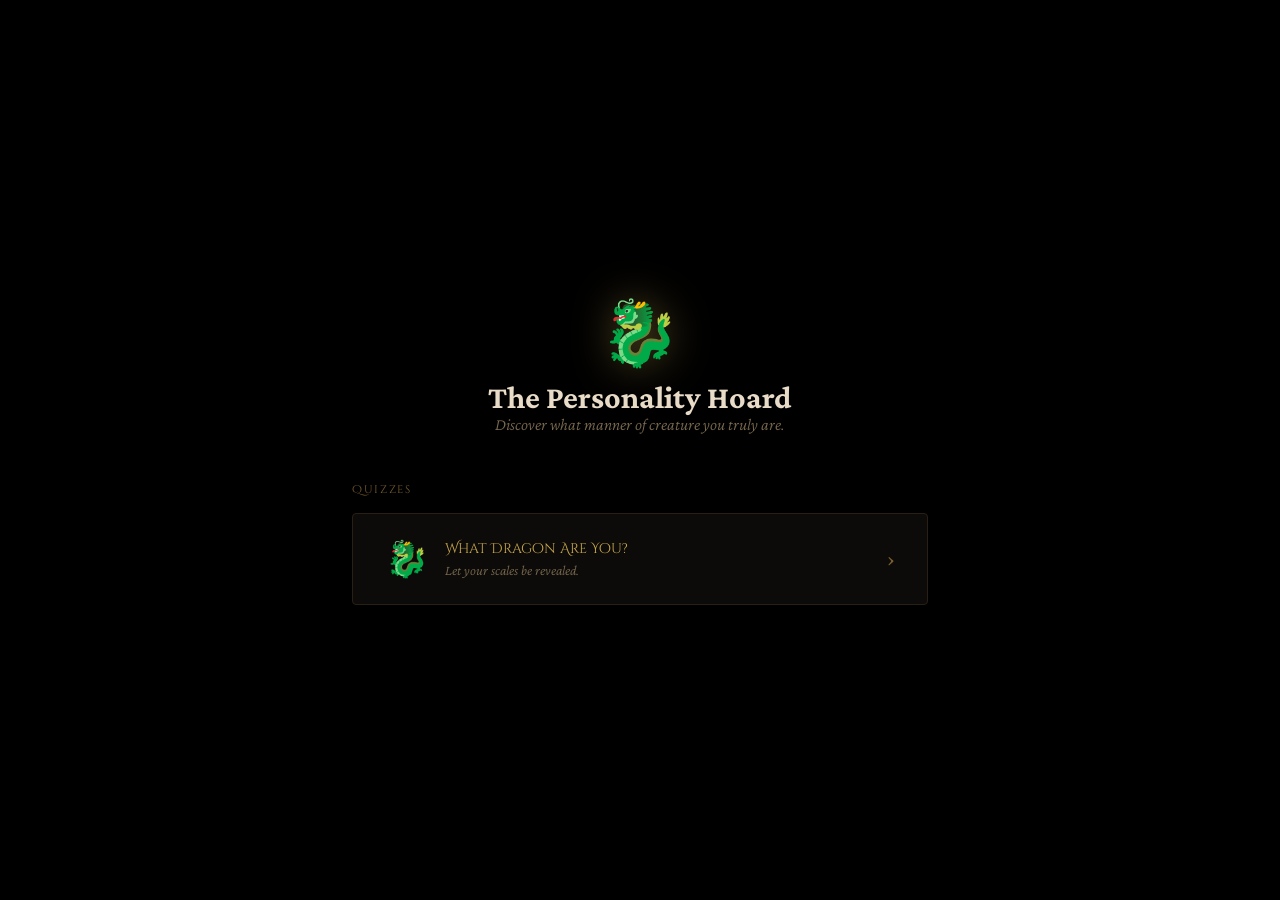
<file: index.html>
<!DOCTYPE html>
<html lang="en">
<head>
  <meta charset="UTF-8">
  <meta name="viewport" content="width=device-width, initial-scale=1.0">
  <title>The Personality Hoard</title>
  <link rel="stylesheet" href="shared.css">
  <style>
    body { overflow: hidden; position: relative; }

    /* Ember particles */
    .embers { position: fixed; inset: 0; pointer-events: none; overflow: hidden; }
    .ember {
      position: absolute; bottom: -10px;
      border-radius: 50%; opacity: 0;
      animation: float-up linear infinite;
    }
    @keyframes float-up {
      0%   { transform: translateY(0) translateX(0); opacity: 0; }
      10%  { opacity: 0.8; }
      90%  { opacity: 0.3; }
      100% { transform: translateY(-100vh) translateX(var(--drift)); opacity: 0; }
    }

    .main { position: relative; z-index: 10; text-align: center; padding: 3rem 2rem; max-width: 640px; width: 100%; }

    .crest {
      font-size: 4rem; margin-bottom: 0.5rem;
      filter: drop-shadow(0 0 20px rgba(201,168,76,0.4));
      animation: breathe 4s ease-in-out infinite;
    }
    @keyframes breathe {
      0%,100% { filter: drop-shadow(0 0 20px rgba(201,168,76,0.4)); }
      50%      { filter: drop-shadow(0 0 40px rgba(224,92,42,0.6)); }
    }

    .subtitle { color: var(--text-dim); font-style: italic; font-size: 1.05rem; margin-bottom: 3rem; font-weight: 300; }

    .quiz-grid { display: flex; flex-direction: column; gap: 1rem; }

    .quiz-card {
      background: var(--surface); border: 1px solid var(--border); border-radius: 4px;
      padding: 1.5rem 2rem; display: flex; align-items: center;
      justify-content: space-between; gap: 1rem;
      text-decoration: none; color: var(--text);
      transition: border-color 0.2s, background 0.2s, transform 0.2s;
      position: relative; overflow: hidden;
    }
    .quiz-card::before {
      content: ''; position: absolute; inset: 0;
      background: linear-gradient(135deg, rgba(201,168,76,0.06), transparent);
      opacity: 0; transition: opacity 0.3s;
    }
    .quiz-card:hover { border-color: var(--gold-dim); background: #0f0c0a; transform: translateY(-2px); }
    .quiz-card:hover::before { opacity: 1; }

    .card-icon { font-size: 2.2rem; flex-shrink: 0; }
    .card-body { flex: 1; text-align: left; }
    .card-title { font-family: 'Cinzel Decorative', serif; font-size: 0.9rem; color: var(--gold); margin-bottom: 0.25rem; }
    .card-desc  { font-size: 0.88rem; color: var(--text-dim); font-style: italic; font-weight: 300; }
    .card-arrow { color: var(--gold-dim); font-size: 1.4rem; transition: color 0.2s, transform 0.2s; }
    .quiz-card:hover .card-arrow { color: var(--gold); transform: translateX(4px); }

    .past-result-badge {
      display: inline-block; background: var(--gold-dim); color: #000;
      font-size: 0.6rem; font-family: 'Cinzel Decorative', serif;
      padding: 2px 6px; border-radius: 2px; margin-left: 0.5rem; vertical-align: middle;
    }
    .section-label {
      font-family: 'Cinzel Decorative', serif; font-size: 0.68rem;
      color: var(--gold-dim); letter-spacing: 0.15em; margin-bottom: 1rem; text-align: left;
    }
  </style>
</head>
<body>

  <div class="embers" id="embers"></div>

  <main class="main">
    <div class="crest">🐉</div>
    <h1>The Personality Hoard</h1>
    <p class="subtitle">Discover what manner of creature you truly are.</p>

    <div class="section-label">Quizzes</div>
    <div class="quiz-grid" id="quiz-grid">
      <!-- populated by JS -->
    </div>
  </main>

  <script>
    // ── Ember particles ──────────────────────────────────────────
    const embers = document.getElementById('embers');
    for (let i = 0; i < 22; i++) {
      const e = document.createElement('div');
      e.className = 'ember';
      e.style.cssText = `
        left: ${Math.random() * 100}%;
        --drift: ${(Math.random() - 0.5) * 80}px;
        animation-duration: ${4 + Math.random() * 6}s;
        animation-delay: ${Math.random() * 8}s;
        width: ${1 + Math.random() * 3}px;
        height: ${1 + Math.random() * 3}px;
        background: ${Math.random() > 0.5 ? '#e05c2a' : '#c9a84c'};
      `;
      embers.appendChild(e);
    }

    // ── Quiz registry ─────────────────────────────────────────────
    const quizzes = [
      {
        id: 'dragon_person_01',
        title: 'What Dragon Are You?',
        desc: 'Let your scales be revealed.',
        icon: '🐉',
        folder: 'dragon_person_01'
      }
      // Add more quizzes here later
    ];

    const grid = document.getElementById('quiz-grid');

    quizzes.forEach(q => {
      const hasPast = document.cookie.includes(`quiz_${q.id}_done=true`);

      const card = document.createElement('a');
      card.href = `${q.folder}/index.html`;
      card.className = 'quiz-card';
      card.innerHTML = `
        <span class="card-icon">${q.icon}</span>
        <div class="card-body">
          <div class="card-title">${q.title}${hasPast ? '<span class="past-result-badge">Completed</span>' : ''}</div>
          <div class="card-desc">${q.desc}</div>
        </div>
        <span class="card-arrow">›</span>
      `;
      grid.appendChild(card);

      if (hasPast) {
        const viewCard = document.createElement('a');
        viewCard.href = `${q.folder}/result.html`;
        viewCard.className = 'quiz-card';
        viewCard.style.borderColor = 'var(--gold-dim)';
        viewCard.innerHTML = `
          <span class="card-icon">📜</span>
          <div class="card-body">
            <div class="card-title">View Past Result</div>
            <div class="card-desc">Return to your ${q.title.toLowerCase()} result.</div>
          </div>
          <span class="card-arrow">›</span>
        `;
        grid.appendChild(viewCard);
      }
    });
  </script>
</body>
</html>
</file>
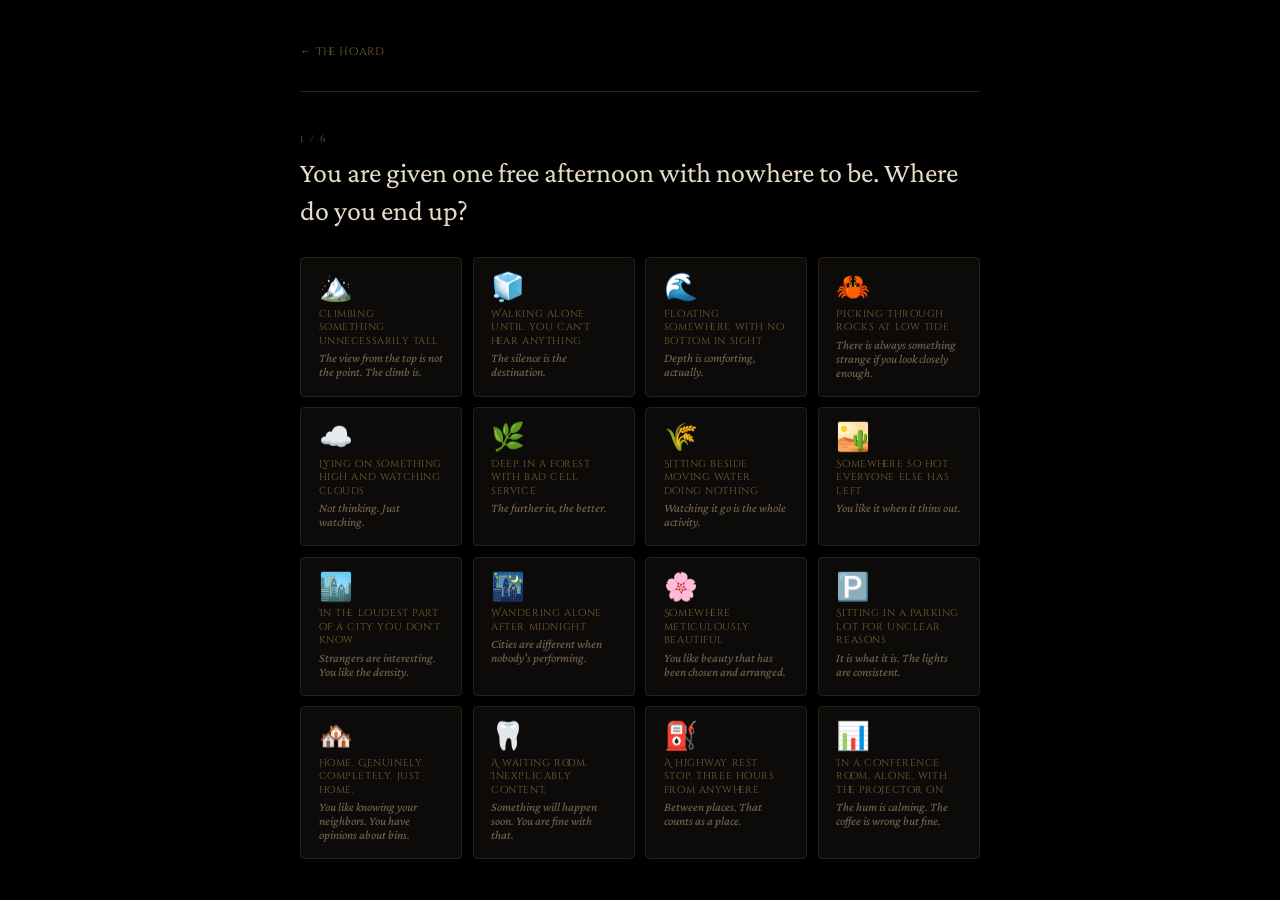
<file: dragon_person_01/index.html>
<!DOCTYPE html>
<html lang="en">
<head>
  <meta charset="UTF-8">
  <meta name="viewport" content="width=device-width, initial-scale=1.0">
  <title>What Dragon Are You?</title>
  <link rel="stylesheet" href="../shared.css">
  <style>
    #screen-reveal {
      min-height: 60vh;
      display: none;
      flex-direction: column; align-items: center; justify-content: center;
      text-align: center; gap: 1.25rem;
    }
    #screen-reveal.active { display: flex; animation: screenIn 0.35s ease; }

    .reveal-glyph {
      font-size: 5.5rem; line-height: 1;
      filter: drop-shadow(0 0 20px rgba(201,168,76,0.3));
      animation: breathe 3.5s ease-in-out infinite;
    }
    @keyframes breathe {
      0%,100% { transform: scale(1);    filter: drop-shadow(0 0 16px rgba(201,168,76,0.3)); }
      50%      { transform: scale(1.05); filter: drop-shadow(0 0 40px rgba(224,92,42,0.5)); }
    }
    .reveal-title {
      font-family: 'Cinzel Decorative', serif;
      font-size: clamp(1.2rem, 3.5vw, 1.8rem);
      color: var(--gold);
    }
    .reveal-sub {
      color: var(--text-dim); font-style: italic;
      font-size: 1.05rem; font-weight: 300;
    }
    .reveal-actions {
      display: flex; gap: 0.75rem; flex-wrap: wrap;
      justify-content: center; margin-top: 0.5rem;
    }
  </style>
</head>
<body>
<div class="container">
  <a href="../index.html" class="back-link">← The Hoard</a>
  <div class="progress-bar"><div class="progress-fill" id="progress" style="width:0%"></div></div>

  <div id="question-host"></div>

  <div id="screen-reveal">
    <div class="reveal-glyph">🐉</div>
    <div class="reveal-title">Your dragon awaits.</div>
    <div class="reveal-sub">Step through when you're ready.</div>
    <div class="reveal-actions">
      <button class="btn btn--ghost" id="retake-btn">Start Over</button>
      <button class="btn btn--gold" style="font-size:0.88rem;padding:1rem 3.5rem;letter-spacing:0.12em"
              id="reveal-btn">Reveal My Dragon →</button>
    </div>
  </div>
</div>

<script type="module">
const QUESTION_MODULES = [
  './questions/q1_location.js',
  './questions/q2_color.js',
  './questions/q3_eye.js',
  './questions/q4_activity.js',
  './questions/q5_personality.js',
  './questions/q6_pattern_color.js',
];

function setCookie(name, val, days = 365) {
  const d = new Date();
  d.setTime(d.getTime() + days * 86400000);
  document.cookie = `${name}=${encodeURIComponent(val)};expires=${d.toUTCString()};path=/`;
}
function deleteCookie(name) {
  document.cookie = `${name}=;expires=Thu, 01 Jan 1970 00:00:00 UTC;path=/`;
}

const host     = document.getElementById('question-host');
const reveal   = document.getElementById('screen-reveal');
const progress = document.getElementById('progress');

const answers = { descriptions: [] };
const TOTAL   = QUESTION_MODULES.length + 1;

function setProgress(step) {
  progress.style.width = (step / (TOTAL - 1) * 100) + '%';
}

const modules = await Promise.all(QUESTION_MODULES.map(p => import(p)));

let currentStep = 0;

function showStep(index) {
  host.innerHTML = '';
  currentStep = index;
  setProgress(index);
  window.scrollTo({ top: 0, behavior: 'smooth' });

  if (index >= modules.length) {
    reveal.classList.add('active');
    return;
  }

  reveal.classList.remove('active');

  const mod    = modules[index];
  const screen = document.createElement('div');
  screen.className = 'screen active';

  const qNum = document.createElement('div');
  qNum.className = 'q-number';
  qNum.textContent = `${index + 1} / ${modules.length}`;

  const qText = document.createElement('div');
  qText.className = 'q-text';
  qText.textContent = mod.meta.prompt;

  screen.appendChild(qNum);
  screen.appendChild(qText);

  mod.render(screen, (payload) => {
    const { description, ...rest } = payload;
    Object.assign(answers, rest);
    if (description) answers.descriptions.push(description);
    showStep(index + 1);
  });

  host.appendChild(screen);
}

showStep(0);

document.getElementById('reveal-btn').addEventListener('click', () => {
  setCookie('quiz_dragon_person_01_answers', JSON.stringify(answers));
  setCookie('quiz_dragon_person_01_done', 'true');
  window.location.href = 'result.html';
});

document.getElementById('retake-btn').addEventListener('click', () => {
  deleteCookie('quiz_dragon_person_01_answers');
  deleteCookie('quiz_dragon_person_01_done');
  window.location.reload();
});
</script>
</body>
</html>
</file>
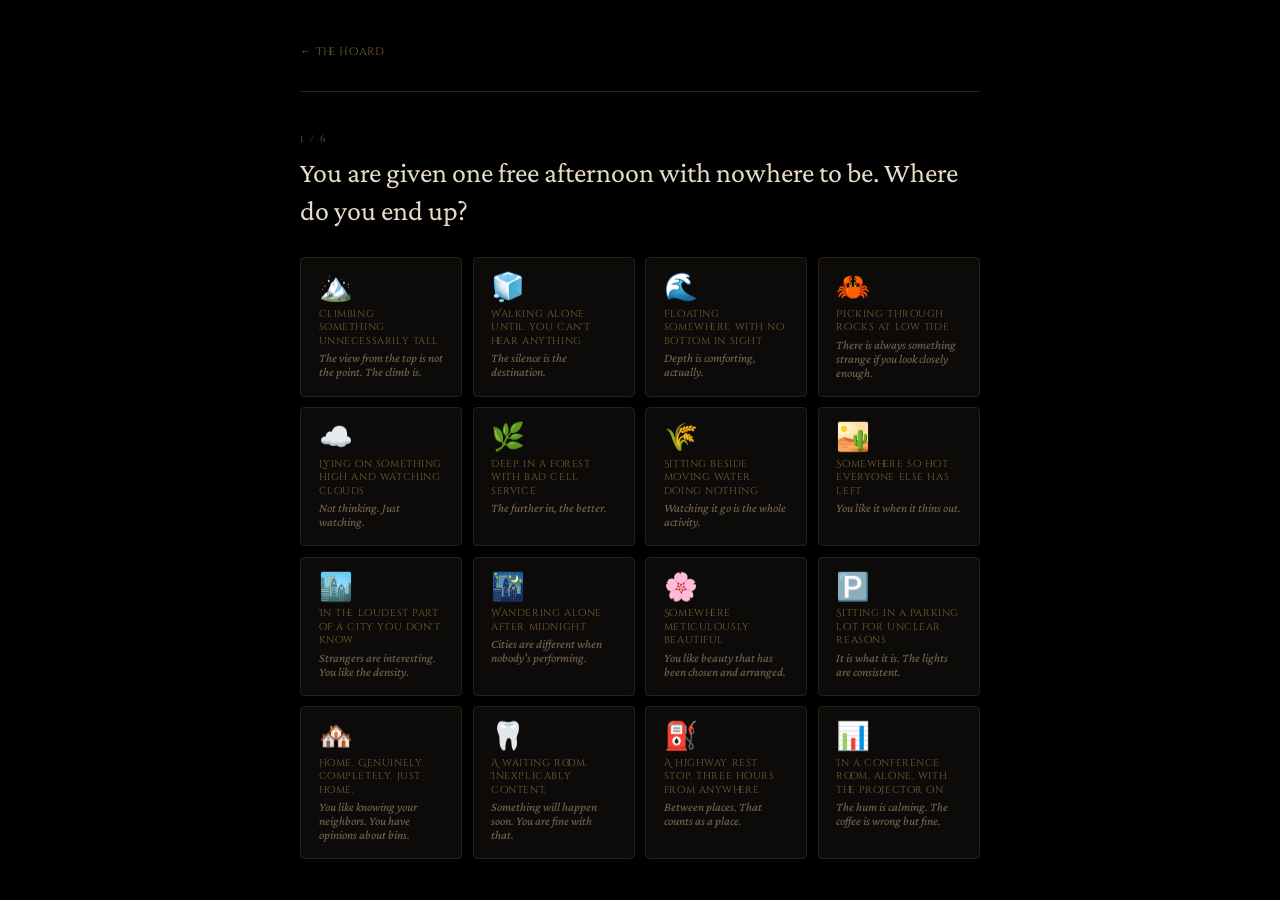
<file: dragon_person_01/result.html>
<!DOCTYPE html>
<html lang="en">
<head>
  <meta charset="UTF-8">
  <meta name="viewport" content="width=device-width, initial-scale=1.0">
  <title>Your Dragon</title>
  <link rel="stylesheet" href="../shared.css">
  <style>
    body { justify-content: flex-start; padding-top: 3rem; }
    .page { display: flex; flex-direction: column; align-items: center; text-align: center; width: 100%; }

    .dragon-frame {
      position: relative; display: inline-block; margin-bottom: 2rem;
    }
    .dragon-frame::before {
      content: '';
      position: absolute; inset: -32px; border-radius: 50%;
      background: radial-gradient(ellipse, var(--glow, rgba(201,168,76,0.15)), transparent 65%);
      pointer-events: none;
      animation: pulse-glow 3.5s ease-in-out infinite;
    }
    #output-canvas {
      max-width: 420px; width: 100%; height: auto;
      display: none; animation: float 5s ease-in-out infinite;
    }
    .loading-msg {
      width: 240px; height: 240px;
      display: flex; flex-direction: column;
      align-items: center; justify-content: center; gap: 0.8rem;
      color: var(--text-dim); font-style: italic; font-size: 0.9rem;
    }
    .error-msg {
      width: 280px; padding: 1.5rem;
      border: 1px solid var(--border); border-radius: 4px;
      color: var(--text-dim); font-style: italic;
      font-size: 0.85rem; line-height: 1.7; display: none;
    }

    .dragon-name {
      font-family: 'Cinzel Decorative', serif;
      font-size: clamp(1.5rem, 5vw, 2.3rem); color: var(--gold);
      text-shadow: 0 0 30px rgba(201,168,76,0.25);
      margin-bottom: 0.35rem;
    }
    .dragon-subtitle {
      font-style: italic; font-weight: 300;
      color: var(--text-dim); font-size: 1rem; margin-bottom: 2rem;
    }

    .descriptions {
      max-width: 420px; width: 100%;
      display: flex; flex-direction: column; gap: 0.6rem;
      margin-bottom: 2rem;
      border-top: 1px solid var(--border);
      padding-top: 1.5rem;
    }
    .desc-line {
      font-size: 0.95rem; color: var(--text-dim);
      font-style: italic; line-height: 1.5;
      padding-left: 1rem;
      border-left: 2px solid var(--border-bright);
      text-align: left;
    }

    .btn-row {
      display: flex; gap: 0.75rem;
      justify-content: center; flex-wrap: wrap; margin-bottom: 3rem;
    }
  </style>
</head>
<body>
<div class="page container--sm">
  <a href="../index.html" class="back-link">← The Hoard</a>

  <div class="dragon-frame" id="dragon-frame">
    <div class="loading-msg" id="loading-msg">
      <div class="spinner"></div>
      <span>Summoning your dragon…</span>
    </div>
    <div class="error-msg" id="error-msg"></div>
    <canvas id="output-canvas"></canvas>
  </div>

  <div class="dragon-name"     id="dragon-name"></div>
  <div class="dragon-subtitle" id="dragon-subtitle"></div>
  <div class="descriptions"    id="descriptions"></div>

  <div class="btn-row">
    <button class="btn btn--teal"  id="download-btn" style="display:none">⬇ Download PNG</button>
    <button class="btn btn--ghost" id="retake-btn">Retake Quiz</button>
    <a href="../index.html"        class="btn btn--gold">← The Hoard</a>
  </div>
</div>

<script type="module">
// ══════════════════════════════════════════════════════════════
//  METADATA
// ══════════════════════════════════════════════════════════════
const DRAGON_INFO = {
  skywing:   { name: 'SkyWing',    subtitle: 'Sovereign of the Flame'       },
  icewing:   { name: 'IceWing',    subtitle: 'Born of Eternal Winter'       },
  seawing:   { name: 'SeaWing',    subtitle: 'Voice of the Deep'            },
  seawingb:  { name: 'SeaWing B',  subtitle: 'Tide Caller'                  },
  rainwing:  { name: 'RainWing',   subtitle: 'Living Prism'                 },
  leafwing:  { name: 'LeafWing',   subtitle: 'Guardian of the Grove'        },
  mudwing:   { name: 'MudWing',    subtitle: 'Strength of the Delta'        },
  sandwing:  { name: 'SandWing',   subtitle: 'Sovereign of the Dunes'       },
  hivewing:  { name: 'HiveWing',   subtitle: 'Weaver of the Colony'         },
  nightwing: { name: 'NightWing',  subtitle: 'Reader of Futures'            },
  silkwing:  { name: 'SilkWing',   subtitle: 'Dreamer on the Wind'          },
  b:         { name: 'Dragon B',   subtitle: 'Of the Parking Lot'           },
  base:      { name: 'The Base',   subtitle: 'Child of the Suburbs'         },
  beta:      { name: 'Beta',       subtitle: 'Of the Waiting Room'          },
  betab:     { name: 'Beta B',     subtitle: 'Born at Mile Marker 47'       },
  c:         { name: 'Dragon C',   subtitle: 'Of Conference Room B'         },
};
const COLOR_GLOW = {
  crimson:'rgba(204,34,0,0.22)',   gold:'rgba(201,168,76,0.22)',
  cobalt:'rgba(26,79,160,0.22)',   emerald:'rgba(26,122,69,0.22)',
  amethyst:'rgba(107,63,160,0.22)', ivory:'rgba(232,220,200,0.15)',
  copper:'rgba(184,115,51,0.22)',  rose:'rgba(192,80,128,0.22)',
  teal:'rgba(42,157,143,0.22)',    silver:'rgba(154,176,192,0.22)',
  ochre:'rgba(200,134,10,0.22)',
  scarlet:'rgba(220,20,40,0.22)', mahogany:'rgba(128,64,32,0.22)',
  jade:'rgba(0,168,84,0.22)', sapphire:'rgba(15,82,186,0.22)',
  lavender:'rgba(181,126,220,0.22)', obsidian:'rgba(20,20,25,0.22)',
  pearl:'rgba(240,235,225,0.18)', brass:'rgba(181,151,64,0.22)',
  rust:'rgba(155,55,25,0.22)', glacier:'rgba(100,180,200,0.22)',
};

// ══════════════════════════════════════════════════════════════
//  COOKIES
// ══════════════════════════════════════════════════════════════
function getCookie(name) {
  const v = document.cookie.split(';').map(c=>c.trim()).find(c=>c.startsWith(name+'='));
  return v ? decodeURIComponent(v.split('=')[1]) : null;
}
function deleteCookie(name) {
  document.cookie=`${name}=;expires=Thu, 01 Jan 1970 00:00:00 UTC;path=/`;
}

// ══════════════════════════════════════════════════════════════
//  SEEDED PRNG
// ══════════════════════════════════════════════════════════════
function mulberry32(seed) {
  return function() {
    seed|=0; seed=seed+0x6D2B79F5|0;
    let t=Math.imul(seed^seed>>>15,1|seed);
    t=t+Math.imul(t^t>>>7,61|t)^t;
    return((t^t>>>14)>>>0)/4294967296;
  };
}
function strHash(s) {
  let h=0;
  for(let i=0;i<s.length;i++) h=(Math.imul(31,h)+s.charCodeAt(i))|0;
  return h>>>0;
}

// ══════════════════════════════════════════════════════════════
//  COLOR HELPERS
// ══════════════════════════════════════════════════════════════
function hexToRgb(h){return[parseInt(h.slice(1,3),16),parseInt(h.slice(3,5),16),parseInt(h.slice(5,7),16)];}
function rgbToHsv(r,g,b){
  r/=255;g/=255;b/=255;
  const mx=Math.max(r,g,b),mn=Math.min(r,g,b),d=mx-mn;
  let h=0,s=mx===0?0:d/mx,v=mx;
  if(d!==0){switch(mx){case r:h=((g-b)/d+(g<b?6:0))/6;break;case g:h=((b-r)/d+2)/6;break;case b:h=((r-g)/d+4)/6;break;}}
  return[h,s,v];
}
function hsvToRgb(h,s,v){
  const i=Math.floor(h*6),f=h*6-i,p=v*(1-s),q=v*(1-f*s),t=v*(1-(1-f)*s);
  let r,g,b;
  switch(i%6){case 0:r=v;g=t;b=p;break;case 1:r=q;g=v;b=p;break;case 2:r=p;g=v;b=t;break;case 3:r=p;g=q;b=v;break;case 4:r=t;g=p;b=v;break;case 5:r=v;g=p;b=q;break;}
  return[Math.round(r*255),Math.round(g*255),Math.round(b*255)];
}

// Flat recolor: all visible pixels → target hex, preserve alpha
function flatRecolor(imageData, hex) {
  const[tr,tg,tb]=hexToRgb(hex), d=imageData.data;
  for(let i=0;i<d.length;i+=4){
    if(d[i+3]<=50)continue;
    d[i]=tr;d[i+1]=tg;d[i+2]=tb;
  }
  return imageData;
}

// ══════════════════════════════════════════════════════════════
//  LINEART RECOLOR — MUCH MORE SATURATED AND DARKER
//  Boost saturation by +0.65 (was +0.4), crush value by -0.70 (was -0.55)
// ══════════════════════════════════════════════════════════════
function recolorLineartFromBase(lineData, baseData) {
  const ld = lineData.data;
  const bd = baseData.data;
  for (let i = 0; i < ld.length; i += 4) {
    if (ld[i+3] <= 50) continue;
    if (bd[i+3] <= 50) {
      ld[i]=0; ld[i+1]=0; ld[i+2]=0;
    } else {
      const [h, s, v] = rgbToHsv(bd[i], bd[i+1], bd[i+2]);
      // MUCH more saturated: +0.65 instead of +0.4
      const ns = Math.min(s + 0.65, 1.0);
      // MUCH darker: -0.70 instead of -0.55
      const nv = Math.max(v - 0.70, 0.05);
      const [nr, ng, nb] = hsvToRgb(h, ns, nv);
      ld[i]=nr; ld[i+1]=ng; ld[i+2]=nb;
    }
  }
  return lineData;
}

function drawEyeLayerWithinBounds(ctx, W, H, style, rng, bounds) {
  console.log(`🎨 drawEyeLayerWithinBounds: style=${style}, bounds=`, bounds);
  
  // Clear the entire canvas first
  ctx.clearRect(0, 0, W, H);
  
  // Save context state
  ctx.save();
  
  // Clip to the bounds rectangle (where the eyeball lives)
  ctx.beginPath();
  ctx.rect(bounds.x, bounds.y, bounds.w, bounds.h);
  ctx.clip();
  
  // Calculate center of the bounds
  const cx = bounds.x + bounds.w / 2;
  const cy = bounds.y + bounds.h / 2;
  const r = Math.min(bounds.w, bounds.h) / 2;
  
  function spiral(offsetAngle, jitter) {
    ctx.beginPath();
    let first = true;
    for (let a = 0.01; a < Math.PI * 6; a += 0.05) {
      const rad = (a / (Math.PI * 6)) * r * 0.95;
      const jx = jitter ? (rng() - 0.5) * rad * 0.15 : 0;
      const jy = jitter ? (rng() - 0.5) * rad * 0.15 : 0;
      const px = cx + Math.cos(a + offsetAngle) * rad + jx;
      const py = cy + Math.sin(a + offsetAngle) * rad + jy;
      first ? ctx.moveTo(px, py) : ctx.lineTo(px, py);
      first = false;
    }
    ctx.stroke();
  }
  
  // Pattern drawing - same as original drawEyeLayer
  switch(style) {
    case 'pink_purple_swirl': {
      const g = ctx.createRadialGradient(cx, cy, 0, cx, cy, r);
      g.addColorStop(0, '#ff80c0'); g.addColorStop(0.5, '#c050c0'); g.addColorStop(1, '#5010a0');
      ctx.fillStyle = g; ctx.fillRect(bounds.x, bounds.y, bounds.w, bounds.h);
      ctx.strokeStyle = 'rgba(255,200,255,0.45)'; ctx.lineWidth = Math.max(2, r * 0.03);
      for(let i = 0; i < 5; i++) spiral(i * 1.26, true);
      break;
    }
    case 'gold_white_swirl': {
      const g = ctx.createRadialGradient(cx, cy, 0, cx, cy, r);
      g.addColorStop(0, '#fffce0'); g.addColorStop(0.4, '#e8c060'); g.addColorStop(1, '#7a5010');
      ctx.fillStyle = g; ctx.fillRect(bounds.x, bounds.y, bounds.w, bounds.h);
      ctx.strokeStyle = 'rgba(255,255,230,0.55)'; ctx.lineWidth = Math.max(2, r * 0.03);
      for(let i = 0; i < 5; i++) spiral(i * 1.26, false);
      break;
    }
    case 'green_gold_split': {
      const gl = ctx.createLinearGradient(bounds.x, bounds.y, bounds.x + bounds.w, bounds.y + bounds.h);
      gl.addColorStop(0, '#0a5020'); gl.addColorStop(0.46, '#1a9a40');
      gl.addColorStop(0.54, '#c9a84c'); gl.addColorStop(1, '#6a4008');
      ctx.fillStyle = gl; ctx.fillRect(bounds.x, bounds.y, bounds.w, bounds.h);
      break;
    }
    case 'purple_blue_blob': {
      ctx.fillStyle = '#050312'; ctx.fillRect(bounds.x, bounds.y, bounds.w, bounds.h);
      [[cx - r * 0.2, cy - r * 0.15, '#4020a0'], [cx + r * 0.2, cy + r * 0.1, '#1040c0'], [cx, cy, '#5530b0']].forEach(([bx, by, c]) => {
        const bg = ctx.createRadialGradient(bx, by, 0, bx, by, r * (0.5 + rng() * 0.3));
        bg.addColorStop(0, c + 'dd'); bg.addColorStop(1, 'transparent');
        ctx.fillStyle = bg; ctx.fillRect(bounds.x, bounds.y, bounds.w, bounds.h);
      });
      break;
    }
    case 'rainbow_swirl': {
      for(let i = 0; i < 360; i += 2) {
        ctx.beginPath(); ctx.moveTo(cx, cy);
        ctx.arc(cx, cy, r, i * Math.PI / 180, (i + 2) * Math.PI / 180); ctx.closePath();
        ctx.fillStyle = `hsl(${i}, 100%, 55%)`; ctx.fill();
      }
      ctx.strokeStyle = 'rgba(255,255,255,0.38)'; ctx.lineWidth = Math.max(1.5, r * 0.025);
      for(let i = 0; i < 4; i++) {
        ctx.beginPath();
        let first = true;
        for(let a = 0.01; a < Math.PI * 4; a += 0.05) {
          const rad = (a / (Math.PI * 4)) * r * 0.9;
          const px = cx + Math.cos(a + i * 1.57) * rad;
          const py = cy + Math.sin(a + i * 1.57) * rad;
          first ? ctx.moveTo(px, py) : ctx.lineTo(px, py);
          first = false;
        }
        ctx.stroke();
      }
      break;
    }
    case 'cyan_blue_space': {
      ctx.fillStyle = '#000c20'; ctx.fillRect(bounds.x, bounds.y, bounds.w, bounds.h);
      [[cx - r * 0.15, cy - r * 0.1, '#00b0c8'], [cx + r * 0.2, cy + r * 0.15, '#1030c0'], [cx - r * 0.1, cy + r * 0.2, '#0080b0']].forEach(([bx, by, c]) => {
        const bg = ctx.createRadialGradient(bx, by, 0, bx, by, r * (0.45 + rng() * 0.25));
        bg.addColorStop(0, c + 'cc'); bg.addColorStop(1, 'transparent');
        ctx.fillStyle = bg; ctx.fillRect(bounds.x, bounds.y, bounds.w, bounds.h);
      });
      break;
    }
    case 'black_purple_stripes': {
      ctx.fillStyle = '#06030f'; ctx.fillRect(bounds.x, bounds.y, bounds.w, bounds.h);
      const sw = Math.max(4, r * 0.12); ctx.strokeStyle = '#3a0878'; ctx.lineWidth = sw * 0.6;
      for(let i = -bounds.w; i < bounds.w * 2; i += sw * 1.6) {
        ctx.beginPath(); ctx.moveTo(bounds.x + i, bounds.y - bounds.h * 0.1); 
        ctx.lineTo(bounds.x + i + bounds.h * 1.2, bounds.y + bounds.h * 1.1); 
        ctx.stroke();
      }
      break;
    }
    case 'pink_purple_hearts': {
      const g = ctx.createRadialGradient(cx, cy, 0, cx, cy, r);
      g.addColorStop(0, '#ffc0d8'); g.addColorStop(1, '#c060a0');
      ctx.fillStyle = g; ctx.fillRect(bounds.x, bounds.y, bounds.w, bounds.h);
      break;
    }
    case 'molten_lava': {
      const g = ctx.createRadialGradient(cx, cy, 0, cx, cy, r);
      g.addColorStop(0, '#ff4400'); g.addColorStop(0.5, '#ff2200'); g.addColorStop(1, '#880000');
      ctx.fillStyle = g; ctx.fillRect(bounds.x, bounds.y, bounds.w, bounds.h);
      ctx.strokeStyle = 'rgba(255,100,0,0.7)'; ctx.lineWidth = Math.max(2, r * 0.036);
      for(let i = 0; i < 6; i++) spiral(i * 1.05, true);
      break;
    }
    case 'forest_green': {
      const g = ctx.createRadialGradient(cx, cy, 0, cx, cy, r);
      g.addColorStop(0, '#40cc40'); g.addColorStop(0.5, '#208820'); g.addColorStop(1, '#0a3a0a');
      ctx.fillStyle = g; ctx.fillRect(bounds.x, bounds.y, bounds.w, bounds.h);
      ctx.strokeStyle = 'rgba(100,255,100,0.4)'; ctx.lineWidth = Math.max(2, r * 0.024);
      for(let i = 0; i < 4; i++) spiral(i * 1.57, false);
      break;
    }
    case 'storm_grey': {
      const g = ctx.createRadialGradient(cx, cy, 0, cx, cy, r);
      g.addColorStop(0, '#c0c8d0'); g.addColorStop(0.5, '#708090'); g.addColorStop(1, '#2a3038');
      ctx.fillStyle = g; ctx.fillRect(bounds.x, bounds.y, bounds.w, bounds.h);
      ctx.strokeStyle = 'rgba(255,255,255,0.35)'; ctx.lineWidth = Math.max(1.5, r * 0.02);
      for(let i = 0; i < 8; i++) spiral(i * 0.78, true);
      break;
    }
    case 'honey_amber': {
      const g = ctx.createRadialGradient(cx, cy, 0, cx, cy, r);
      g.addColorStop(0, '#ffcc44'); g.addColorStop(0.5, '#e8a020'); g.addColorStop(1, '#8a6010');
      ctx.fillStyle = g; ctx.fillRect(bounds.x, bounds.y, bounds.w, bounds.h);
      ctx.strokeStyle = 'rgba(255,220,100,0.6)'; ctx.lineWidth = Math.max(2, r * 0.028);
      for(let i = 0; i < 5; i++) spiral(i * 1.26, false);
      break;
    }
    case 'pale_moon': {
      const g = ctx.createRadialGradient(cx, cy, 0, cx, cy, r);
      g.addColorStop(0, '#f0f0ff'); g.addColorStop(0.5, '#c0c0e0'); g.addColorStop(1, '#606080');
      ctx.fillStyle = g; ctx.fillRect(bounds.x, bounds.y, bounds.w, bounds.h);
      ctx.strokeStyle = 'rgba(200,200,255,0.3)'; ctx.lineWidth = Math.max(1.5, r * 0.02);
      for(let i = 0; i < 4; i++) spiral(i * 1.26, true);
      break;
    }
    case 'deep_void': {
      ctx.fillStyle = '#000008'; ctx.fillRect(bounds.x, bounds.y, bounds.w, bounds.h);
      const sg = ctx.createRadialGradient(cx, cy, 0, cx, cy, r);
      sg.addColorStop(0, '#1a0080'); sg.addColorStop(0.5, '#0a0040'); sg.addColorStop(1, '#000008');
      ctx.fillStyle = sg; ctx.fillRect(bounds.x, bounds.y, bounds.w, bounds.h);
      break;
    }
    case 'electric_blue': {
      const g = ctx.createRadialGradient(cx, cy, 0, cx, cy, r);
      g.addColorStop(0, '#00ffff'); g.addColorStop(0.4, '#0080ff'); g.addColorStop(1, '#001060');
      ctx.fillStyle = g; ctx.fillRect(bounds.x, bounds.y, bounds.w, bounds.h);
      ctx.strokeStyle = 'rgba(0,255,255,0.7)'; ctx.lineWidth = Math.max(2, r * 0.032);
      for(let i = 0; i < 6; i++) spiral(i * 1.26, true);
      break;
    }
    case 'autumn_maple': {
      const g = ctx.createRadialGradient(cx, cy, 0, cx, cy, r);
      g.addColorStop(0, '#ff8040'); g.addColorStop(0.4, '#cc5020'); g.addColorStop(1, '#602010');
      ctx.fillStyle = g; ctx.fillRect(bounds.x, bounds.y, bounds.w, bounds.h);
      ctx.strokeStyle = 'rgba(255,160,80,0.5)'; ctx.lineWidth = Math.max(2, r * 0.026);
      for(let i = 0; i < 5; i++) spiral(i * 1.26, false);
      break;
    }
    case 'winter_frost': {
      const g = ctx.createRadialGradient(cx, cy, 0, cx, cy, r);
      g.addColorStop(0, '#e0f0ff'); g.addColorStop(0.5, '#90b8d8'); g.addColorStop(1, '#305070');
      ctx.fillStyle = g; ctx.fillRect(bounds.x, bounds.y, bounds.w, bounds.h);
      ctx.strokeStyle = 'rgba(255,255,255,0.5)'; ctx.lineWidth = Math.max(1.5, r * 0.024);
      for(let i = 0; i < 6; i++) spiral(i * 1.26, true);
      break;
    }
    case 'sunrise_orange': {
      const g = ctx.createRadialGradient(cx, cy, 0, cx, cy, r);
      g.addColorStop(0, '#ffaa44'); g.addColorStop(0.4, '#ff6622'); g.addColorStop(1, '#aa2200');
      ctx.fillStyle = g; ctx.fillRect(bounds.x, bounds.y, bounds.w, bounds.h);
      ctx.strokeStyle = 'rgba(255,200,100,0.6)'; ctx.lineWidth = Math.max(2, r * 0.03);
      for(let i = 0; i < 5; i++) spiral(i * 1.26, false);
      break;
    }
    default: {
      // Fallback to match the eyeStyle that was requested but not implemented
      console.log(`⚠️ Unknown eye style: ${style}, using rainbow_swirl as fallback`);
      const g = ctx.createRadialGradient(cx, cy, 0, cx, cy, r);
      g.addColorStop(0, '#ff80c0'); g.addColorStop(1, '#5010a0');
      ctx.fillStyle = g; ctx.fillRect(bounds.x, bounds.y, bounds.w, bounds.h);
      break;
    }
  }
  
  ctx.restore();
  console.log(`✅ Eye pattern drawn with style: ${style}`);
}

// ══════════════════════════════════════════════════════════════
//  EYE LAYER
// ══════════════════════════════════════════════════════════════
function drawEyeLayer(ctx, W, H, style, rng) {
  console.log(`🎨 drawEyeLayer called: style=${style}, dimensions=${W}x${H}`);
  const cx=W/2, cy=H/2, r=Math.min(W,H)*0.48;
  ctx.clearRect(0,0,W,H);
  ctx.save();
  ctx.beginPath(); ctx.arc(cx,cy,r,0,Math.PI*2); ctx.clip();

  function spiral(offsetAngle, jitter) {
    ctx.beginPath();
    let first=true;
    for(let a=0.01; a<Math.PI*6; a+=0.05) {
      const rad=(a/(Math.PI*6))*r*0.95;
      const jx = jitter ? (rng()-0.5)*rad*0.15 : 0;
      const jy = jitter ? (rng()-0.5)*rad*0.15 : 0;
      const px=cx+Math.cos(a+offsetAngle)*rad+jx;
      const py=cy+Math.sin(a+offsetAngle)*rad+jy;
      first ? ctx.moveTo(px,py) : ctx.lineTo(px,py);
      first=false;
    }
    ctx.stroke();
  }

  switch(style) {
    case 'pink_purple_swirl': {
      const g=ctx.createRadialGradient(cx,cy,0,cx,cy,r);
      g.addColorStop(0,'#ff80c0'); g.addColorStop(0.5,'#c050c0'); g.addColorStop(1,'#5010a0');
      ctx.fillStyle=g; ctx.fillRect(0,0,W,H);
      ctx.strokeStyle='rgba(255,200,255,0.45)'; ctx.lineWidth=Math.max(2,W*0.015);
      for(let i=0;i<5;i++) spiral(i*1.26, true);
      break;
    }
    case 'gold_white_swirl': {
      const g=ctx.createRadialGradient(cx,cy,0,cx,cy,r);
      g.addColorStop(0,'#fffce0'); g.addColorStop(0.4,'#e8c060'); g.addColorStop(1,'#7a5010');
      ctx.fillStyle=g; ctx.fillRect(0,0,W,H);
      ctx.strokeStyle='rgba(255,255,230,0.55)'; ctx.lineWidth=Math.max(2,W*0.015);
      for(let i=0;i<5;i++) spiral(i*1.26, false);
      break;
    }
    case 'green_gold_split': {
      const gl=ctx.createLinearGradient(0,0,W,0);
      gl.addColorStop(0,'#0a5020'); gl.addColorStop(0.46,'#1a9a40');
      gl.addColorStop(0.54,'#c9a84c'); gl.addColorStop(1,'#6a4008');
      ctx.fillStyle=gl; ctx.fillRect(0,0,W,H);
      const sl=ctx.createLinearGradient(cx-4,0,cx+4,0);
      sl.addColorStop(0,'rgba(255,255,200,0)'); sl.addColorStop(0.5,'rgba(255,255,200,0.35)'); sl.addColorStop(1,'rgba(255,255,200,0)');
      ctx.fillStyle=sl; ctx.fillRect(cx-4,0,8,H);
      break;
    }
    case 'purple_blue_blob': {
      ctx.fillStyle='#050312'; ctx.fillRect(0,0,W,H);
      [[cx-r*0.2,cy-r*0.15,'#4020a0'],[cx+r*0.2,cy+r*0.1,'#1040c0'],[cx,cy,'#5530b0']].forEach(([bx,by,c])=>{
        const bg=ctx.createRadialGradient(bx,by,0,bx,by,r*(0.5+rng()*0.3));
        bg.addColorStop(0,c+'dd'); bg.addColorStop(1,'transparent');
        ctx.fillStyle=bg; ctx.fillRect(0,0,W,H);
      });
      break;
    }
    case 'rainbow_swirl': {
      for(let i=0;i<360;i+=2) {
        ctx.beginPath(); ctx.moveTo(cx,cy);
        ctx.arc(cx,cy,r,i*Math.PI/180,(i+2)*Math.PI/180); ctx.closePath();
        ctx.fillStyle=`hsl(${i},100%,55%)`; ctx.fill();
      }
      ctx.strokeStyle='rgba(255,255,255,0.38)'; ctx.lineWidth=Math.max(1.5,W*0.012);
      for(let i=0;i<4;i++) {
        ctx.beginPath();
        let first=true;
        for(let a=0.01;a<Math.PI*4;a+=0.05){
          const rad=(a/(Math.PI*4))*r*0.9;
          const px=cx+Math.cos(a+i*1.57)*rad, py=cy+Math.sin(a+i*1.57)*rad;
          first ? ctx.moveTo(px,py) : ctx.lineTo(px,py);
          first=false;
        }
        ctx.stroke();
      }
      break;
    }
    case 'cyan_blue_space': {
      ctx.fillStyle='#000c20'; ctx.fillRect(0,0,W,H);
      [[cx-r*0.15,cy-r*0.1,'#00b0c8'],[cx+r*0.2,cy+r*0.15,'#1030c0'],[cx-r*0.1,cy+r*0.2,'#0080b0']].forEach(([bx,by,c])=>{
        const bg=ctx.createRadialGradient(bx,by,0,bx,by,r*(0.45+rng()*0.25));
        bg.addColorStop(0,c+'cc'); bg.addColorStop(1,'transparent');
        ctx.fillStyle=bg; ctx.fillRect(0,0,W,H);
      });
      ctx.fillStyle='#ffd700';
      for(let i=0;i<14;i++){
        const sx=rng()*W, sy=rng()*H, sr=0.5+rng()*Math.max(1.5,W*0.008);
        ctx.beginPath(); ctx.arc(sx,sy,sr,0,Math.PI*2); ctx.fill();
        if(sr>W*0.006){
          ctx.strokeStyle='rgba(255,215,0,0.6)'; ctx.lineWidth=0.5;
          ctx.beginPath(); ctx.moveTo(sx-sr*2,sy); ctx.lineTo(sx+sr*2,sy); ctx.stroke();
          ctx.beginPath(); ctx.moveTo(sx,sy-sr*2); ctx.lineTo(sx,sy+sr*2); ctx.stroke();
        }
      }
      break;
    }
    case 'black_purple_stripes': {
      ctx.fillStyle='#06030f'; ctx.fillRect(0,0,W,H);
      const sw=Math.max(4,W*0.06); ctx.strokeStyle='#3a0878'; ctx.lineWidth=sw*0.6;
      for(let i=-W;i<W*2;i+=sw*1.6){
        ctx.beginPath(); ctx.moveTo(i,-H*0.1); ctx.lineTo(i+H*1.2,H*1.1); ctx.stroke();
      }
      const sg=ctx.createRadialGradient(cx,cy,0,cx,cy,r);
      sg.addColorStop(0,'rgba(80,0,160,0.2)'); sg.addColorStop(1,'transparent');
      ctx.fillStyle=sg; ctx.fillRect(0,0,W,H);
      break;
    }
    case 'pink_purple_hearts': {
      const g=ctx.createRadialGradient(cx,cy,0,cx,cy,r);
      g.addColorStop(0,'#ffc0d8'); g.addColorStop(1,'#c060a0');
      ctx.fillStyle=g; ctx.fillRect(0,0,W,H);
      const hs=Math.max(8,W*0.09); ctx.fillStyle='rgba(140,20,100,0.45)';
      [[cx-r*0.3,cy-r*0.2],[cx+r*0.28,cy+r*0.15],[cx-r*0.05,cy+r*0.3],[cx+r*0.1,cy-r*0.35]].forEach(([hx,hy])=>{
        const s=hs*(0.7+rng()*0.6); ctx.beginPath();
        ctx.moveTo(hx,hy+s*0.4);
        ctx.bezierCurveTo(hx,hy-s*0.2,hx-s,hy-s*0.6,hx-s,hy);
        ctx.bezierCurveTo(hx-s,hy+s*0.7,hx,hy+s*1.1,hx,hy+s*1.3);
        ctx.bezierCurveTo(hx,hy+s*1.1,hx+s,hy+s*0.7,hx+s,hy);
        ctx.bezierCurveTo(hx+s,hy-s*0.6,hx,hy-s*0.2,hx,hy+s*0.4);
        ctx.fill();
      });
      break;
    }
    // NEW EYE STYLES
    case 'molten_lava': {
      const g=ctx.createRadialGradient(cx,cy,0,cx,cy,r);
      g.addColorStop(0,'#ff4400'); g.addColorStop(0.5,'#ff2200'); g.addColorStop(1,'#880000');
      ctx.fillStyle=g; ctx.fillRect(0,0,W,H);
      ctx.strokeStyle='rgba(255,100,0,0.7)'; ctx.lineWidth=Math.max(2,W*0.018);
      for(let i=0;i<6;i++) spiral(i*1.05, true);
      break;
    }
    case 'forest_green': {
      const g=ctx.createRadialGradient(cx,cy,0,cx,cy,r);
      g.addColorStop(0,'#40cc40'); g.addColorStop(0.5,'#208820'); g.addColorStop(1,'#0a3a0a');
      ctx.fillStyle=g; ctx.fillRect(0,0,W,H);
      ctx.strokeStyle='rgba(100,255,100,0.4)'; ctx.lineWidth=Math.max(2,W*0.012);
      for(let i=0;i<4;i++) spiral(i*1.57, false);
      break;
    }
    case 'storm_grey': {
      const g=ctx.createRadialGradient(cx,cy,0,cx,cy,r);
      g.addColorStop(0,'#c0c8d0'); g.addColorStop(0.5,'#708090'); g.addColorStop(1,'#2a3038');
      ctx.fillStyle=g; ctx.fillRect(0,0,W,H);
      ctx.strokeStyle='rgba(255,255,255,0.35)'; ctx.lineWidth=Math.max(1.5,W*0.01);
      for(let i=0;i<8;i++) spiral(i*0.78, true);
      break;
    }
    case 'honey_amber': {
      const g=ctx.createRadialGradient(cx,cy,0,cx,cy,r);
      g.addColorStop(0,'#ffcc44'); g.addColorStop(0.5,'#e8a020'); g.addColorStop(1,'#8a6010');
      ctx.fillStyle=g; ctx.fillRect(0,0,W,H);
      ctx.strokeStyle='rgba(255,220,100,0.6)'; ctx.lineWidth=Math.max(2,W*0.014);
      for(let i=0;i<5;i++) spiral(i*1.26, false);
      break;
    }
    case 'pale_moon': {
      const g=ctx.createRadialGradient(cx,cy,0,cx,cy,r);
      g.addColorStop(0,'#f0f0ff'); g.addColorStop(0.5,'#c0c0e0'); g.addColorStop(1,'#606080');
      ctx.fillStyle=g; ctx.fillRect(0,0,W,H);
      ctx.strokeStyle='rgba(200,200,255,0.3)'; ctx.lineWidth=Math.max(1.5,W*0.01);
      for(let i=0;i<4;i++) spiral(i*1.26, true);
      break;
    }
    case 'deep_void': {
      ctx.fillStyle='#000008'; ctx.fillRect(0,0,W,H);
      const sg=ctx.createRadialGradient(cx,cy,0,cx,cy,r);
      sg.addColorStop(0,'#1a0080'); sg.addColorStop(0.5,'#0a0040'); sg.addColorStop(1,'#000008');
      ctx.fillStyle=sg; ctx.fillRect(0,0,W,H);
      break;
    }
    case 'electric_blue': {
      const g=ctx.createRadialGradient(cx,cy,0,cx,cy,r);
      g.addColorStop(0,'#00ffff'); g.addColorStop(0.4,'#0080ff'); g.addColorStop(1,'#001060');
      ctx.fillStyle=g; ctx.fillRect(0,0,W,H);
      ctx.strokeStyle='rgba(0,255,255,0.7)'; ctx.lineWidth=Math.max(2,W*0.016);
      for(let i=0;i<6;i++) spiral(i*1.26, true);
      break;
    }
    case 'autumn_maple': {
      const g=ctx.createRadialGradient(cx,cy,0,cx,cy,r);
      g.addColorStop(0,'#ff8040'); g.addColorStop(0.4,'#cc5020'); g.addColorStop(1,'#602010');
      ctx.fillStyle=g; ctx.fillRect(0,0,W,H);
      ctx.strokeStyle='rgba(255,160,80,0.5)'; ctx.lineWidth=Math.max(2,W*0.013);
      for(let i=0;i<5;i++) spiral(i*1.26, false);
      break;
    }
    case 'winter_frost': {
      const g=ctx.createRadialGradient(cx,cy,0,cx,cy,r);
      g.addColorStop(0,'#e0f0ff'); g.addColorStop(0.5,'#90b8d8'); g.addColorStop(1,'#305070');
      ctx.fillStyle=g; ctx.fillRect(0,0,W,H);
      ctx.strokeStyle='rgba(255,255,255,0.5)'; ctx.lineWidth=Math.max(1.5,W*0.012);
      for(let i=0;i<6;i++) spiral(i*1.26, true);
      break;
    }
    case 'sunrise_orange': {
      const g=ctx.createRadialGradient(cx,cy,0,cx,cy,r);
      g.addColorStop(0,'#ffaa44'); g.addColorStop(0.4,'#ff6622'); g.addColorStop(1,'#aa2200');
      ctx.fillStyle=g; ctx.fillRect(0,0,W,H);
      ctx.strokeStyle='rgba(255,200,100,0.6)'; ctx.lineWidth=Math.max(2,W*0.015);
      for(let i=0;i<5;i++) spiral(i*1.26, false);
      break;
    }
  }
  ctx.restore();
  console.log(`✅ Eye layer drawn with style: ${style}`);
}

// ══════════════════════════════════════════════════════════════
//  BODY PATTERN GENERATORS — dramatic, busy, natural
// ══════════════════════════════════════════════════════════════

// ── Utility: draw a noisy organic stroke between two points ──
function noisyStroke(ctx, x0, y0, x1, y1, rng, jitter) {
  ctx.beginPath();
  ctx.moveTo(x0, y0);
  const steps = 8;
  for (let i = 1; i <= steps; i++) {
    const t = i / steps;
    const mx = x0 + (x1 - x0) * t + (rng() - 0.5) * jitter;
    const my = y0 + (y1 - y0) * t + (rng() - 0.5) * jitter;
    ctx.lineTo(mx, my);
  }
  ctx.stroke();
}

// ── STRIPES: Bold diagonal racing stripes with soft feathered edges ──
function patternStripes(ctx, W, H, rng, mod, color) {
  const [cr, cg, cb] = hexToRgb(color);
  const count = 5 + Math.floor(rng() * 6) + mod;
  const angle = (25 + rng() * 35) * Math.PI / 180 * (rng() > 0.5 ? 1 : -1);
  const diag = Math.sqrt(W * W + H * H);

  ctx.save();
  ctx.translate(W / 2, H / 2);
  ctx.rotate(angle);

  for (let i = 0; i < count; i++) {
    const t = (i / count) * 2 - 1;
    const cx2 = t * diag * 0.6 + (rng() - 0.5) * diag * 0.15;
    const hw = diag * (0.03 + rng() * 0.06 + mod * 0.008);

    // Core stripe
    const alpha = 0.55 + rng() * 0.3;
    ctx.fillStyle = `rgba(${cr},${cg},${cb},${alpha})`;
    ctx.fillRect(cx2 - hw, -diag, hw * 2, diag * 2);

    // Feathered edges
    const edgeG = ctx.createLinearGradient(cx2 - hw * 2.5, 0, cx2 + hw * 2.5, 0);
    edgeG.addColorStop(0, `rgba(${cr},${cg},${cb},0)`);
    edgeG.addColorStop(0.25, `rgba(${cr},${cg},${cb},${alpha * 0.6})`);
    edgeG.addColorStop(0.5, `rgba(${cr},${cg},${cb},0)`);
    edgeG.addColorStop(0.75, `rgba(${cr},${cg},${cb},${alpha * 0.6})`);
    edgeG.addColorStop(1, `rgba(${cr},${cg},${cb},0)`);
    ctx.fillStyle = edgeG;
    ctx.fillRect(cx2 - hw * 2.5, -diag, hw * 5, diag * 2);

    // Thin bright highlight line
    if (rng() > 0.4) {
      ctx.strokeStyle = `rgba(${Math.min(cr+60,255)},${Math.min(cg+60,255)},${Math.min(cb+60,255)},0.35)`;
      ctx.lineWidth = 1 + rng() * 2;
      ctx.beginPath();
      ctx.moveTo(cx2 - hw * 0.3, -diag);
      ctx.lineTo(cx2 - hw * 0.3, diag);
      ctx.stroke();
    }
  }
  ctx.restore();
}

// ── DOTS: Organic leopard/cheetah rosette spots ──
function patternDots(ctx, W, H, rng, mod, color) {
  const [cr, cg, cb] = hexToRgb(color);
  const count = 18 + mod * 6 + Math.floor(rng() * 12);

  for (let i = 0; i < count; i++) {
    const cx2 = rng() * W * 1.2 - W * 0.1;
    const cy2 = rng() * H * 1.2 - H * 0.1;
    const baseR = 8 + rng() * (18 + mod * 3);
    const type = rng();

    if (type < 0.35) {
      // Solid spot with soft fade
      const g = ctx.createRadialGradient(cx2, cy2, 0, cx2, cy2, baseR);
      g.addColorStop(0, `rgba(${cr},${cg},${cb},0.75)`);
      g.addColorStop(0.6, `rgba(${cr},${cg},${cb},0.5)`);
      g.addColorStop(1, `rgba(${cr},${cg},${cb},0)`);
      ctx.fillStyle = g;
      ctx.beginPath(); ctx.arc(cx2, cy2, baseR * 1.4, 0, Math.PI * 2); ctx.fill();

    } else if (type < 0.65) {
      // Rosette: open ring of smaller dots
      const ringR = baseR * 1.1;
      const dotCount = 4 + Math.floor(rng() * 3);
      const dotR = baseR * 0.28 + rng() * baseR * 0.18;
      const startA = rng() * Math.PI * 2;
      for (let j = 0; j < dotCount; j++) {
        const a = startA + (j / dotCount) * Math.PI * 2;
        const dx = cx2 + Math.cos(a) * ringR;
        const dy = cy2 + Math.sin(a) * ringR;
        const alpha = 0.55 + rng() * 0.25;
        const sg = ctx.createRadialGradient(dx, dy, 0, dx, dy, dotR);
        sg.addColorStop(0, `rgba(${cr},${cg},${cb},${alpha})`);
        sg.addColorStop(1, `rgba(${cr},${cg},${cb},0)`);
        ctx.fillStyle = sg;
        ctx.beginPath(); ctx.arc(dx, dy, dotR * 1.5, 0, Math.PI * 2); ctx.fill();
      }
      // Faint center
      if (rng() > 0.5) {
        const cg2 = ctx.createRadialGradient(cx2, cy2, 0, cx2, cy2, baseR * 0.5);
        cg2.addColorStop(0, `rgba(${cr},${cg},${cb},0.25)`);
        cg2.addColorStop(1, `rgba(${cr},${cg},${cb},0)`);
        ctx.fillStyle = cg2;
        ctx.beginPath(); ctx.arc(cx2, cy2, baseR * 0.7, 0, Math.PI * 2); ctx.fill();
      }

    } else {
      // Irregular blob spot
      ctx.fillStyle = `rgba(${cr},${cg},${cb},${0.4 + rng() * 0.35})`;
      ctx.beginPath();
      const pts = 5 + Math.floor(rng() * 4);
      for (let j = 0; j < pts; j++) {
        const a = (j / pts) * Math.PI * 2;
        const r2 = baseR * (0.55 + rng() * 0.7);
        const px = cx2 + Math.cos(a) * r2;
        const py = cy2 + Math.sin(a) * r2;
        j === 0 ? ctx.moveTo(px, py) : ctx.lineTo(px, py);
      }
      ctx.closePath(); ctx.fill();
    }
  }
}

// ── BLOBS: Dappled sunlight through leaves / large cloud shadows ──
function patternBlobs(ctx, W, H, rng, mod, color) {
  const [cr, cg, cb] = hexToRgb(color);
  const count = 6 + Math.floor(rng() * 4) + Math.floor(mod / 2);

  for (let i = 0; i < count; i++) {
    const cx2 = W * (0.05 + rng() * 0.9);
    const cy2 = H * (0.05 + rng() * 0.9);
    const rx = W * (0.1 + rng() * 0.28);
    const ry = H * (0.08 + rng() * 0.22);
    const pts = 10 + Math.floor(rng() * 6);
    const alpha = 0.3 + rng() * 0.35;
    const rotation = rng() * Math.PI;

    // Build an irregular organic blob
    ctx.save();
    ctx.translate(cx2, cy2);
    ctx.rotate(rotation);
    ctx.beginPath();
    for (let j = 0; j < pts; j++) {
      const a = (j / pts) * Math.PI * 2;
      const wobble = 0.6 + rng() * 0.8;
      const r2 = Math.sqrt(rx * rx * Math.cos(a) * Math.cos(a) + ry * ry * Math.sin(a) * Math.sin(a)) * wobble;
      const px = Math.cos(a) * r2;
      const py = Math.sin(a) * r2;
      j === 0 ? ctx.moveTo(px, py) : ctx.lineTo(px, py);
    }
    ctx.closePath();

    // Gradient fill — brighter center
    const g = ctx.createRadialGradient(0, 0, 0, 0, 0, Math.max(rx, ry));
    g.addColorStop(0, `rgba(${cr},${cg},${cb},${alpha})`);
    g.addColorStop(0.5, `rgba(${cr},${cg},${cb},${alpha * 0.65})`);
    g.addColorStop(1, `rgba(${cr},${cg},${cb},0)`);
    ctx.fillStyle = g;
    ctx.fill();
    ctx.restore();

    // Rim highlights on some blobs
    if (rng() > 0.55) {
      ctx.save();
      ctx.translate(cx2, cy2);
      ctx.rotate(rotation);
      const rg = ctx.createRadialGradient(0, -ry * 0.3, 0, 0, 0, Math.max(rx, ry) * 1.1);
      rg.addColorStop(0, `rgba(${Math.min(cr+80,255)},${Math.min(cg+80,255)},${Math.min(cb+80,255)},0.2)`);
      rg.addColorStop(0.4, `rgba(${Math.min(cr+40,255)},${Math.min(cg+40,255)},${Math.min(cb+40,255)},0.1)`);
      rg.addColorStop(1, `rgba(${cr},${cg},${cb},0)`);
      ctx.fillStyle = rg;
      ctx.beginPath(); ctx.ellipse(0, 0, rx * 1.1, ry * 1.1, 0, 0, Math.PI * 2);
      ctx.fill();
      ctx.restore();
    }
  }
}

// ── SHARP: Crystalline shards / dragon scale facets / broken glass ──
function patternSharp(ctx, W, H, rng, mod, color) {
  const [cr, cg, cb] = hexToRgb(color);
  const count = 12 + mod * 3 + Math.floor(rng() * 10);

  for (let i = 0; i < count; i++) {
    const cx2 = rng() * W;
    const cy2 = rng() * H;
    const size = 20 + rng() * (55 + mod * 8);
    const sides = 3 + Math.floor(rng() * 3); // triangles to pentagons
    const elongation = 0.3 + rng() * 1.4; // how spiky
    const rot = rng() * Math.PI * 2;
    const alpha = 0.3 + rng() * 0.45;

    ctx.beginPath();
    for (let j = 0; j < sides; j++) {
      const a = rot + (j / sides) * Math.PI * 2;
      // alternate long and short radii for spiky effect
      const r2 = j % 2 === 0 ? size * elongation : size * (0.3 + rng() * 0.4);
      const px = cx2 + Math.cos(a) * r2;
      const py = cy2 + Math.sin(a) * r2;
      j === 0 ? ctx.moveTo(px, py) : ctx.lineTo(px, py);
    }
    ctx.closePath();

    // Faceted gradient — lit from upper-left
    const litX = cx2 - size * 0.4;
    const litY = cy2 - size * 0.4;
    const fg = ctx.createRadialGradient(litX, litY, 0, cx2, cy2, size * elongation);
    fg.addColorStop(0, `rgba(${Math.min(cr+70,255)},${Math.min(cg+70,255)},${Math.min(cb+70,255)},${alpha * 0.9})`);
    fg.addColorStop(0.5, `rgba(${cr},${cg},${cb},${alpha})`);
    fg.addColorStop(1, `rgba(${Math.max(cr-40,0)},${Math.max(cg-40,0)},${Math.max(cb-40,0)},${alpha * 0.5})`);
    ctx.fillStyle = fg;
    ctx.fill();

    // Bright edge on one side
    if (rng() > 0.5) {
      ctx.strokeStyle = `rgba(${Math.min(cr+100,255)},${Math.min(cg+100,255)},${Math.min(cb+100,255)},0.3)`;
      ctx.lineWidth = 0.5 + rng() * 1.5;
      ctx.stroke();
    }
  }
}

// ── TWISTING: Sinuous river-delta tendrils, branching organically ──
function patternTwisting(ctx, W, H, rng, mod, color) {
  const [cr, cg, cb] = hexToRgb(color);
  const rootCount = 3 + Math.floor(mod / 2) + Math.floor(rng() * 3);

  function branch(x, y, angle, length, width, depth) {
    if (depth <= 0 || length < 2) return;
    const alpha = 0.35 + (depth / 6) * 0.35;
    const segments = 8 + Math.floor(rng() * 6);
    let cx2 = x, cy2 = y, curAngle = angle;

    ctx.strokeStyle = `rgba(${cr},${cg},${cb},${alpha})`;
    ctx.lineWidth = width;
    ctx.lineCap = 'round';
    ctx.lineJoin = 'round';

    for (let i = 0; i < segments; i++) {
      const newX = cx2 + Math.cos(curAngle) * (length / segments);
      const newY = cy2 + Math.sin(curAngle) * (length / segments);
      // Noisy stroke segment
      noisyStroke(ctx, cx2, cy2, newX, newY, rng, width * 0.8);
      curAngle += (rng() - 0.5) * 0.7;
      cx2 = newX; cy2 = newY;
    }

    // Branch off
    if (depth > 1 && rng() > 0.35) {
      const branchAngle1 = curAngle + (0.3 + rng() * 0.6);
      const branchAngle2 = curAngle - (0.3 + rng() * 0.6);
      branch(cx2, cy2, branchAngle1, length * (0.55 + rng() * 0.25), width * 0.65, depth - 1);
      if (rng() > 0.45) {
        branch(cx2, cy2, branchAngle2, length * (0.45 + rng() * 0.3), width * 0.55, depth - 1);
      }
    }
  }

  for (let i = 0; i < rootCount; i++) {
    const startX = rng() > 0.5 ? rng() * W : (rng() > 0.5 ? 0 : W);
    const startY = rng() * H;
    const startAngle = rng() * Math.PI * 2;
    const initLen = H * (0.25 + rng() * 0.4);
    const initWidth = 6 + rng() * (8 + mod * 2);
    branch(startX, startY, startAngle, initLen, initWidth, 4 + Math.floor(mod / 2));
  }
}

// ── WAVES: Layered ocean swells with whitecaps and depth variation ──
function patternWaves(ctx, W, H, rng, mod, color) {
  const [cr, cg, cb] = hexToRgb(color);
  const layerCount = 5 + Math.floor(mod / 2) + Math.floor(rng() * 4);

  for (let layer = 0; layer < layerCount; layer++) {
    const t = layer / layerCount;
    const yBase = H * (0.05 + t * 0.9 + (rng() - 0.5) * 0.1);
    const amplitude = 12 + rng() * (30 + mod * 4);
    const frequency = (1.5 + rng() * 3.5) * Math.PI * 2 / W;
    const phase = rng() * Math.PI * 2;
    const phase2 = rng() * Math.PI * 2; // secondary wave
    const alpha = 0.25 + rng() * 0.45;
    const strokeW = 2 + rng() * (6 + mod);

    // Draw filled wave band
    ctx.beginPath();
    ctx.moveTo(0, yBase + Math.sin(phase) * amplitude);
    for (let x = 0; x <= W; x += 3) {
      // Combine two frequencies for more organic look
      const y = yBase
        + Math.sin(x * frequency + phase) * amplitude
        + Math.sin(x * frequency * 1.618 + phase2) * amplitude * 0.38;
      ctx.lineTo(x, y);
    }
    ctx.lineTo(W, H * 1.2);
    ctx.lineTo(0, H * 1.2);
    ctx.closePath();
    ctx.fillStyle = `rgba(${cr},${cg},${cb},${alpha * 0.35})`;
    ctx.fill();

    // Crest stroke
    ctx.beginPath();
    ctx.moveTo(0, yBase + Math.sin(phase) * amplitude);
    for (let x = 0; x <= W; x += 2) {
      const y = yBase
        + Math.sin(x * frequency + phase) * amplitude
        + Math.sin(x * frequency * 1.618 + phase2) * amplitude * 0.38;
      ctx.lineTo(x, y);
    }
    ctx.strokeStyle = `rgba(${cr},${cg},${cb},${alpha})`;
    ctx.lineWidth = strokeW;
    ctx.lineCap = 'round';
    ctx.stroke();

    // Whitecap sparkles on top of wave crests
    if (rng() > 0.4) {
      const capCount = 2 + Math.floor(rng() * 4);
      for (let k = 0; k < capCount; k++) {
        const kx = (0.1 + rng() * 0.8) * W;
        const ky = yBase
          + Math.sin(kx * frequency + phase) * amplitude
          + Math.sin(kx * frequency * 1.618 + phase2) * amplitude * 0.38;
        const capLen = 8 + rng() * 20;
        ctx.strokeStyle = `rgba(${Math.min(cr+80,255)},${Math.min(cg+80,255)},${Math.min(cb+80,255)},0.5)`;
        ctx.lineWidth = 1 + rng() * 2;
        ctx.beginPath();
        ctx.moveTo(kx - capLen * 0.4, ky - 2);
        ctx.lineTo(kx + capLen * 0.6, ky - 2);
        ctx.stroke();
      }
    }
  }
}

// ── SOFTBLUR: Nebula / watercolor wash / aurora borealis ──
function patternSoftBlur(ctx, W, H, rng, mod, color) {
  const [cr, cg, cb] = hexToRgb(color);
  const count = 7 + Math.floor(mod / 2) + Math.floor(rng() * 5);

  for (let i = 0; i < count; i++) {
    const cx2 = (rng() * 1.4 - 0.2) * W;
    const cy2 = (rng() * 1.4 - 0.2) * H;
    const outerR = 50 + rng() * (130 + mod * 15);
    const innerR = outerR * (0.05 + rng() * 0.3);
    const alpha = 0.2 + rng() * 0.4;

    // Slightly shifted inner point for directionality
    const offsetX = (rng() - 0.5) * outerR * 0.4;
    const offsetY = (rng() - 0.5) * outerR * 0.4;
    const g = ctx.createRadialGradient(
      cx2 + offsetX, cy2 + offsetY, innerR,
      cx2, cy2, outerR
    );
    g.addColorStop(0, `rgba(${cr},${cg},${cb},${alpha})`);
    g.addColorStop(0.35, `rgba(${cr},${cg},${cb},${alpha * 0.55})`);
    g.addColorStop(0.7, `rgba(${cr},${cg},${cb},${alpha * 0.18})`);
    g.addColorStop(1, `rgba(${cr},${cg},${cb},0)`);
    ctx.fillStyle = g;
    ctx.beginPath();

    // Irregular oval rather than perfect circle
    ctx.save();
    ctx.translate(cx2, cy2);
    ctx.rotate(rng() * Math.PI);
    ctx.scale(1, 0.4 + rng() * 0.9);
    ctx.arc(0, 0, outerR, 0, Math.PI * 2);
    ctx.restore();
    ctx.fill();
  }

  // Aurora streaks on top
  const streakCount = 2 + Math.floor(rng() * 3);
  for (let i = 0; i < streakCount; i++) {
    const y0 = rng() * H;
    const y1 = y0 + (rng() - 0.5) * H * 0.3;
    const alpha2 = 0.12 + rng() * 0.2;
    const sg = ctx.createLinearGradient(0, y0, W, y1);
    sg.addColorStop(0, `rgba(${cr},${cg},${cb},0)`);
    sg.addColorStop(0.2, `rgba(${cr},${cg},${cb},${alpha2})`);
    sg.addColorStop(0.5, `rgba(${Math.min(cr+50,255)},${Math.min(cg+50,255)},${Math.min(cb+50,255)},${alpha2 * 1.3})`);
    sg.addColorStop(0.8, `rgba(${cr},${cg},${cb},${alpha2})`);
    sg.addColorStop(1, `rgba(${cr},${cg},${cb},0)`);
    const bandH = 20 + rng() * 60;
    ctx.fillStyle = sg;
    ctx.fillRect(0, Math.min(y0, y1) - bandH / 2, W, bandH + Math.abs(y1 - y0));
  }
}

const PATTERN_FNS = {
  stripes:  patternStripes,
  dots:     patternDots,
  blobs:    patternBlobs,
  sharp:    patternSharp,
  twisting: patternTwisting,
  waves:    patternWaves,
  softblur: patternSoftBlur,
};

// ══════════════════════════════════════════════════════════════
//  HELPERS
// ══════════════════════════════════════════════════════════════
function loadImage(src){return new Promise((res,rej)=>{const i=new Image();i.crossOrigin='anonymous';i.onload=()=>res(i);i.onerror=()=>rej(new Error('Cannot load: '+src));i.src=src;});}
function makeOff(W,H){const c=document.createElement('canvas');c.width=W;c.height=H;return c;}
function showError(msg){document.getElementById('loading-msg').style.display='none';const el=document.getElementById('error-msg');el.style.display='block';el.innerHTML='🐉<br>'+msg;}

// ══════════════════════════════════════════════════════════════
//  MAIN
// ══════════════════════════════════════════════════════════════
const raw = getCookie('quiz_dragon_person_01_answers');
if (!raw) { window.location.href='index.html'; }

const answers      = JSON.parse(raw);
const dragonKey    = answers.dragon;
const colorHex     = answers.colorHex;
const colorKey     = answers.color   || 'gold';
const eyeStyle     = answers.eyeStyle || 'rainbow_swirl';
const patternType  = answers.patternType || 'blobs';
const seedMod      = typeof answers.seedMod === 'number' ? answers.seedMod : 0;
const descriptions = Array.isArray(answers.descriptions) ? answers.descriptions : [];

console.log('🐉 === DRAGON GENERATION START ===');
console.log('📦 Answers payload:', answers);
console.log('🐲 Dragon key:', dragonKey);
console.log('🎨 Base color:', colorKey, colorHex);
console.log('👁️ Eye style:', eyeStyle);
console.log('🔲 Pattern type:', patternType);
console.log('🔢 Seed modifier:', seedMod);
console.log('📝 Descriptions:', descriptions);

// Pattern color: from q6 if available, otherwise derive a contrasting color
const patternColorHex = answers.patternColorHex || (() => {
  // Fallback: shift the base color hue by ~120° for contrast
  const [r, g, b] = hexToRgb(colorHex || '#c9a84c');
  const [h, s, v] = rgbToHsv(r, g, b);
  const newH = (h + 0.33) % 1.0;
  const [nr, ng, nb] = hsvToRgb(newH, Math.min(s * 1.2, 1.0), Math.min(v * 1.1, 1.0));
  const fallbackHex = '#' + [nr, ng, nb].map(x => x.toString(16).padStart(2, '0')).join('');
  console.log('🎨 No patternColorHex in answers, using fallback:', fallbackHex);
  return fallbackHex;
})();
console.log('🎨 Pattern color hex:', patternColorHex);

const info = DRAGON_INFO[dragonKey] || { name: dragonKey, subtitle: 'Of Ancient Lineage' };

// ── UI text ───────────────────────────────────────────────────
document.getElementById('dragon-name').textContent     = info.name;
document.getElementById('dragon-subtitle').textContent = info.subtitle;
document.getElementById('dragon-frame').style.setProperty(
  '--glow', COLOR_GLOW[colorKey] || 'rgba(201,168,76,0.18)'
);

const descEl = document.getElementById('descriptions');
descriptions.forEach(line => {
  const d = document.createElement('div');
  d.className = 'desc-line';
  d.textContent = line;
  descEl.appendChild(d);
});
if (descriptions.length === 0) descEl.style.display = 'none';

// ── Independent seeds ─────────────────────────────────────────
const eyeSeed     = (strHash(dragonKey) ^ strHash(eyeStyle)  ^ 0xcafe1234) >>> 0;
const patternSeed = (strHash(dragonKey) ^ strHash(colorKey)  ^ (seedMod * 0x9e3779b9)) >>> 0;
console.log('🌱 Eye seed:', eyeSeed);
console.log('🌱 Pattern seed:', patternSeed);

// ── Load images ───────────────────────────────────────────────
const clippingPath = `base/clipping/${dragonKey}.png`;
const linesPath    = `base/lines/${dragonKey}.png`;
const eyePath      = `base/extra/EYEBALL.png`;

const eyeLinesPath = `base/extra/EYEBALL_lines.png`;

console.log('📁 Loading images:');
console.log('   Clipping:', clippingPath);
console.log('   Lines:', linesPath);
console.log('   Eye overlay:', eyePath);
console.log('   Eye pupil:', eyeLinesPath);

Promise.all([
  loadImage(clippingPath),
  loadImage(linesPath),
  loadImage(eyePath).catch(() => { console.warn('⚠️ EYEBALL.png not found'); return null; }),
  loadImage(eyeLinesPath).catch(() => { console.warn('⚠️ EYEBALL_lines.png not found'); return null; }),
]).then(([clippingImg, linesImg, eyeImg, eyeLinesImg]) => {
  const W = Math.max(clippingImg.naturalWidth,  linesImg.naturalWidth);
  const H = Math.max(clippingImg.naturalHeight, linesImg.naturalHeight);
  const canvas = document.getElementById('output-canvas');
  const ctx = canvas.getContext('2d');
  canvas.width=W; canvas.height=H;
  console.log(`📐 Canvas dimensions: ${W}x${H}`);

  // STORE canvas in window scope for download button
  window.currentDragonCanvas = canvas;
  window.currentDragonKey = dragonKey;
  window.currentColorKey = colorKey;
  window.currentPatternType = patternType;

  // ── A: Base — clipping flat-recolored ─────────────────────
  console.log('🎨 Step A: Drawing base layer...');
  const offBase = makeOff(W,H), ctxBase = offBase.getContext('2d');
  ctxBase.drawImage(clippingImg, 0, 0);
  const baseData = ctxBase.getImageData(0,0,W,H);
  flatRecolor(baseData, colorHex);
  ctxBase.putImageData(baseData, 0, 0);

  // ── B: Body pattern — colored, masked to clipping shape ───
  console.log(`🎨 Step B: Drawing body pattern (${patternType})...`);
  const offPat = makeOff(W,H), ctxPat = offPat.getContext('2d');
  const patRng = mulberry32(patternSeed);
  (PATTERN_FNS[patternType] || patternBlobs)(ctxPat, W, H, patRng, seedMod, patternColorHex);
  ctxPat.globalCompositeOperation = 'destination-in';
  ctxPat.drawImage(clippingImg, 0, 0);
  ctxPat.globalCompositeOperation = 'source-over';

  // ── C: Composite base + pattern → "beneath" canvas ───────
  console.log('🎨 Step C: Compositing base + pattern...');
  const offBeneath = makeOff(W,H), ctxBeneath = offBeneath.getContext('2d');
  ctxBeneath.drawImage(offBase, 0, 0);
  ctxBeneath.drawImage(offPat,  0, 0);

// ── D: Eye layer — generate pattern only within eyeball bounds ──
console.log(`🎨 Step D: Drawing eye layer (style: ${eyeStyle})...`);

// First, analyze EYEBALL.png to find its bounds (where non-transparent pixels are)
let eyeBounds = { x: 0, y: 0, w: W, h: H };
let hasEyeImg = false;

if (eyeImg) {
  console.log('   Analyzing EYEBALL.png to find non-transparent bounds...');
  
  // Create temp canvas to analyze the mask
  const boundsCanvas = makeOff(W, H);
  const boundsCtx = boundsCanvas.getContext('2d');
  boundsCtx.drawImage(eyeImg, 0, 0, W, H);
  const boundsData = boundsCtx.getImageData(0, 0, W, H);
  const pixels = boundsData.data;
  
  // Find min/max x,y where alpha > 50
  let minX = W, minY = H, maxX = 0, maxY = 0;
  let foundPixels = 0;
  
  for (let y = 0; y < H; y++) {
    for (let x = 0; x < W; x++) {
      const idx = (y * W + x) * 4;
      if (pixels[idx + 3] > 50) {
        foundPixels++;
        if (x < minX) minX = x;
        if (x > maxX) maxX = x;
        if (y < minY) minY = y;
        if (y > maxY) maxY = y;
      }
    }
  }
  
  if (foundPixels > 0) {
    eyeBounds = { x: minX, y: minY, w: maxX - minX, h: maxY - minY };
    console.log(`   Eyeball bounds: x=${eyeBounds.x}, y=${eyeBounds.y}, w=${eyeBounds.w}, h=${eyeBounds.h}, pixels=${foundPixels}`);
    hasEyeImg = true;
  } else {
    console.log('   WARNING: No non-transparent pixels found in EYEBALL.png!');
  }
}

// Create canvas for the eye layer
const offEyeArt = makeOff(W, H);
const ctxEyeArt = offEyeArt.getContext('2d');

// Generate the eye pattern ONLY within the eyeball bounds
console.log(`   Generating eye pattern within bounds...`);
drawEyeLayerWithinBounds(ctxEyeArt, W, H, eyeStyle, mulberry32(eyeSeed), eyeBounds);

// If we have an eyeball mask, use it to clip the pattern exactly
if (hasEyeImg) {
  console.log('   Masking pattern to exact eyeball shape...');
  
  const offEyeMask = makeOff(W, H);
  const ctxEyeMask = offEyeMask.getContext('2d');
  ctxEyeMask.drawImage(eyeImg, 0, 0, W, H);
  
  // Use mask to clip the pattern (destination-in keeps pattern where mask is opaque)
  ctxEyeArt.globalCompositeOperation = 'destination-in';
  ctxEyeArt.drawImage(offEyeMask, 0, 0);
  ctxEyeArt.globalCompositeOperation = 'source-over';
  
  console.log('   Pattern masked to eyeball shape');
}

// Composite the eye onto the beneath canvas
ctxBeneath.drawImage(offEyeArt, 0, 0);
console.log('✅ Eye layer composited');
  
  // DEBUG: Create button to save eye layer alone for inspection
const debugEyeBtn = document.createElement('button');
debugEyeBtn.textContent = '🐉 DEBUG: Download Eye Layer Only';
debugEyeBtn.style.cssText = 'position:fixed; bottom:10px; right:10px; z-index:9999; background:#c9a84c; color:#000; border:none; padding:8px 12px; border-radius:4px; font-size:12px; cursor:pointer; font-family:monospace;';
debugEyeBtn.onclick = () => {
  const debugCanvas = document.createElement('canvas');
  debugCanvas.width = W;
  debugCanvas.height = H;
  const debugCtx = debugCanvas.getContext('2d');
  debugCtx.drawImage(offEyeArt, 0, 0);
  const a = document.createElement('a');
  a.download = `debug_eye_layer_${Date.now()}.png`;
  a.href = debugCanvas.toDataURL();
  a.click();
  console.log('👁️ DEBUG: Eye layer downloaded');
};
document.body.appendChild(debugEyeBtn);
debugEyeBtn.style.display = 'none';

  const beneathData = ctxBeneath.getImageData(0,0,W,H);

  // ── E: Lineart — recolored by sampling beneathData ────────
  console.log('🎨 Step E: Recoloring lineart (MUCH more saturated + darker)...');
  const offLine = makeOff(W,H), ctxLine = offLine.getContext('2d');
  ctxLine.drawImage(linesImg, 0, 0);
  const lineData = ctxLine.getImageData(0,0,W,H);
  recolorLineartFromBase(lineData, beneathData);
  ctxLine.putImageData(lineData, 0, 0);

// ── FINAL: draw all layers onto output canvas ─────────────
console.log('🎨 Step F: Final compositing...');
ctx.clearRect(0,0,W,H);
ctx.drawImage(offBeneath, 0, 0);
ctx.globalAlpha = 0.82;
ctx.drawImage(offLine, 0, 0);
ctx.globalAlpha = 1.0;

// ── PUPIL: draw EYEBALL_lines.png on top of everything ────
if (eyeLinesImg) {
  console.log('👁️ Drawing pupil overlay (EYEBALL_lines.png)...');
  ctx.drawImage(eyeLinesImg, 0, 0, W, H);
} else {
  console.log('⚠️ No EYEBALL_lines.png found - pupil not drawn');
}

  console.log('✅ Dragon generation complete!');
  document.getElementById('loading-msg').style.display='none';
  canvas.style.display='block';
  document.getElementById('download-btn').style.display='inline-block';

}).catch(err=>{
  console.error('❌ ERROR in dragon generation:', err);
  showError(`Couldn't load dragon files.<br><small style="opacity:0.5">${err.message}</small>`);
});

// ── Download ──────────────────────────────────────────────────
// Replace the existing download button listener with this:
document.getElementById('download-btn').addEventListener('click', ()=>{
  const canvasToDownload = window.currentDragonCanvas;
  if (!canvasToDownload) {
    console.error('No canvas available to download');
    alert('Dragon not ready yet. Please wait a moment and try again.');
    return;
  }
  
  try {
    const a = document.createElement('a');
    const dragonName = window.currentDragonKey || 'dragon';
    const colorName = window.currentColorKey || 'colored';
    const patternName = window.currentPatternType || 'patterned';
    a.download = `${dragonName}_${colorName}_${patternName}.png`;
    a.href = canvasToDownload.toDataURL('image/png');
    a.click();
    console.log('📸 PNG downloaded successfully');
  } catch (err) {
    console.error('Download failed:', err);
    alert('Failed to generate PNG. The canvas might be empty or tainted by cross-origin images.');
  }
});

// ── Retake ────────────────────────────────────────────────────
document.getElementById('retake-btn').addEventListener('click', ()=>{
  console.log('🔄 Retaking quiz — clearing cookies and redirecting...');
  deleteCookie('quiz_dragon_person_01_answers');
  deleteCookie('quiz_dragon_person_01_done');
  window.location.href='index.html';
});
</script>
</body>
</html>
</file>
<file: shared.css>
/* ═══════════════════════════════════════════════════════════
   THE PERSONALITY HOARD — shared.css
   Import this on every page. Add page-specific styles inline.
   ═══════════════════════════════════════════════════════════ */

@import url('https://fonts.googleapis.com/css2?family=Cinzel+Decorative:wght@700&family=Crimson+Pro:ital,wght@0,300;0,400;0,600;1,300;1,400&display=swap');

/* ── Tokens ─────────────────────────────────────────────── */
:root {
  --bg:             #000000;
  --surface:        #0d0b09;
  --surface-2:      #141210;
  --border:         #2a1f14;
  --border-bright:  #4a3828;
  --gold:           #c9a84c;
  --gold-dim:       #7a6030;
  --gold-faint:     rgba(201,168,76,0.07);
  --ember:          #e05c2a;
  --teal:           #2a9d8f;
  --text:           #e8dcc8;
  --text-dim:       #7a6a50;
  --text-muted:     #3e3020;
  --radius:         4px;
  --ease:           0.2s ease;
}

/* ── Reset ──────────────────────────────────────────────── */
*, *::before, *::after { box-sizing: border-box; margin: 0; padding: 0; }
html { color-scheme: dark; }

body {
  background: var(--bg);
  color: var(--text);
  font-family: 'Crimson Pro', Georgia, serif;
  min-height: 100vh;
  display: flex;
  flex-direction: column;
  align-items: center;
  justify-content: center;
  padding: 2rem 1rem;
  -webkit-font-smoothing: antialiased;
}

/* ── Layout ─────────────────────────────────────────────── */
.container        { max-width: 680px; width: 100%; }
.container--sm    { max-width: 500px; width: 100%; }
.container--lg    { max-width: 860px; width: 100%; }

/* ── Typography ─────────────────────────────────────────── */
.display {
  font-family: 'Cinzel Decorative', serif;
  color: var(--gold);
  letter-spacing: 0.05em;
  line-height: 1.2;
  text-shadow: 0 0 40px rgba(201,168,76,0.2);
}
.display--lg  { font-size: clamp(1.5rem, 5vw, 2.4rem); }
.display--md  { font-size: clamp(1.1rem, 3vw, 1.6rem); }
.display--sm  { font-size: 0.8rem; letter-spacing: 0.12em; }

.q-number {
  font-family: 'Cinzel Decorative', serif;
  font-size: 0.62rem;
  color: var(--gold-dim);
  letter-spacing: 0.18em;
  text-transform: uppercase;
  margin-bottom: 0.5rem;
}
.q-text {
  font-size: clamp(1.25rem, 3.5vw, 1.75rem);
  font-weight: 400;
  line-height: 1.35;
  margin-bottom: 1.75rem;
}

/* ── Navigation ─────────────────────────────────────────── */
.back-link {
  display: inline-flex;
  align-items: center;
  gap: 0.4rem;
  color: var(--gold-dim);
  text-decoration: none;
  font-family: 'Cinzel Decorative', serif;
  font-size: 0.7rem;
  letter-spacing: 0.06em;
  margin-bottom: 2rem;
  transition: color var(--ease);
}
.back-link:hover { color: var(--gold); }

/* ── Progress bar ───────────────────────────────────────── */
.progress-bar {
  height: 1px;
  background: var(--border);
  margin-bottom: 2.5rem;
  overflow: hidden;
}
.progress-fill {
  height: 100%;
  background: linear-gradient(90deg, var(--gold-dim), var(--gold));
  transition: width 0.45s ease;
}

/* ── Buttons ────────────────────────────────────────────── */
.btn {
  display: inline-block;
  border-radius: var(--radius);
  cursor: pointer;
  font-family: 'Cinzel Decorative', serif;
  font-size: 0.72rem;
  font-weight: 700;
  padding: 0.65rem 1.8rem;
  letter-spacing: 0.1em;
  text-decoration: none;
  text-align: center;
  background: transparent;
  border: 1px solid transparent;
  white-space: nowrap;
  -webkit-appearance: none;
  transition: background var(--ease), border-color var(--ease), color var(--ease), transform 0.1s;
}
.btn:active:not(:disabled) { transform: scale(0.97); }

.btn--gold {
  border-color: var(--gold-dim);
  color: var(--gold);
}
.btn--gold:hover:not(:disabled) {
  background: rgba(201,168,76,0.1);
  border-color: var(--gold);
}

.btn--ghost {
  border-color: var(--border-bright);
  color: var(--text-dim);
}
.btn--ghost:hover:not(:disabled) {
  border-color: var(--gold-dim);
  color: var(--text);
}

.btn--teal {
  border-color: var(--teal);
  color: var(--teal);
}
.btn--teal:hover:not(:disabled) {
  background: rgba(42,157,143,0.12);
  border-color: #3dbdb0;
  color: #3dbdb0;
}

.btn:disabled { opacity: 0.25; cursor: not-allowed; }

/* ── Choice cards (shared by all quizzes) ───────────────── */
.choice-card {
  background: var(--surface);
  border: 1px solid var(--border);
  border-radius: var(--radius);
  cursor: pointer;
  color: var(--text);
  font-family: 'Crimson Pro', serif;
  text-align: left;
  transition: border-color var(--ease), background var(--ease), transform 0.15s;
  -webkit-appearance: none;
}
.choice-card:hover {
  border-color: var(--border-bright);
  background: var(--surface-2);
  transform: translateY(-2px);
}
.choice-card.selected {
  border-color: var(--gold);
  background: #1a1408;
}
.choice-card:active { transform: scale(0.98); }

/* ── Screen transitions ─────────────────────────────────── */
.screen { display: none; }
.screen.active { display: block; animation: screenIn 0.35s ease; }
@keyframes screenIn {
  from { opacity: 0; transform: translateY(12px); }
  to   { opacity: 1; transform: translateY(0); }
}

/* ── Nav row (prev/next) ────────────────────────────────── */
.nav-row {
  margin-top: 1.75rem;
  display: flex;
  justify-content: space-between;
  align-items: center;
}

/* ── Spinner ────────────────────────────────────────────── */
.spinner {
  width: 30px; height: 30px;
  border-radius: 50%;
  border: 2px solid var(--border);
  border-top-color: var(--gold-dim);
  animation: spin 0.85s linear infinite;
}
@keyframes spin { to { transform: rotate(360deg); } }

/* ── Floating animation (for result dragon) ─────────────── */
@keyframes float {
  0%,100% { transform: translateY(0); }
  50%      { transform: translateY(-10px); }
}
@keyframes pulse-glow {
  0%,100% { opacity: 0.55; transform: scale(1); }
  50%      { opacity: 1;    transform: scale(1.06); }
}
</file>
